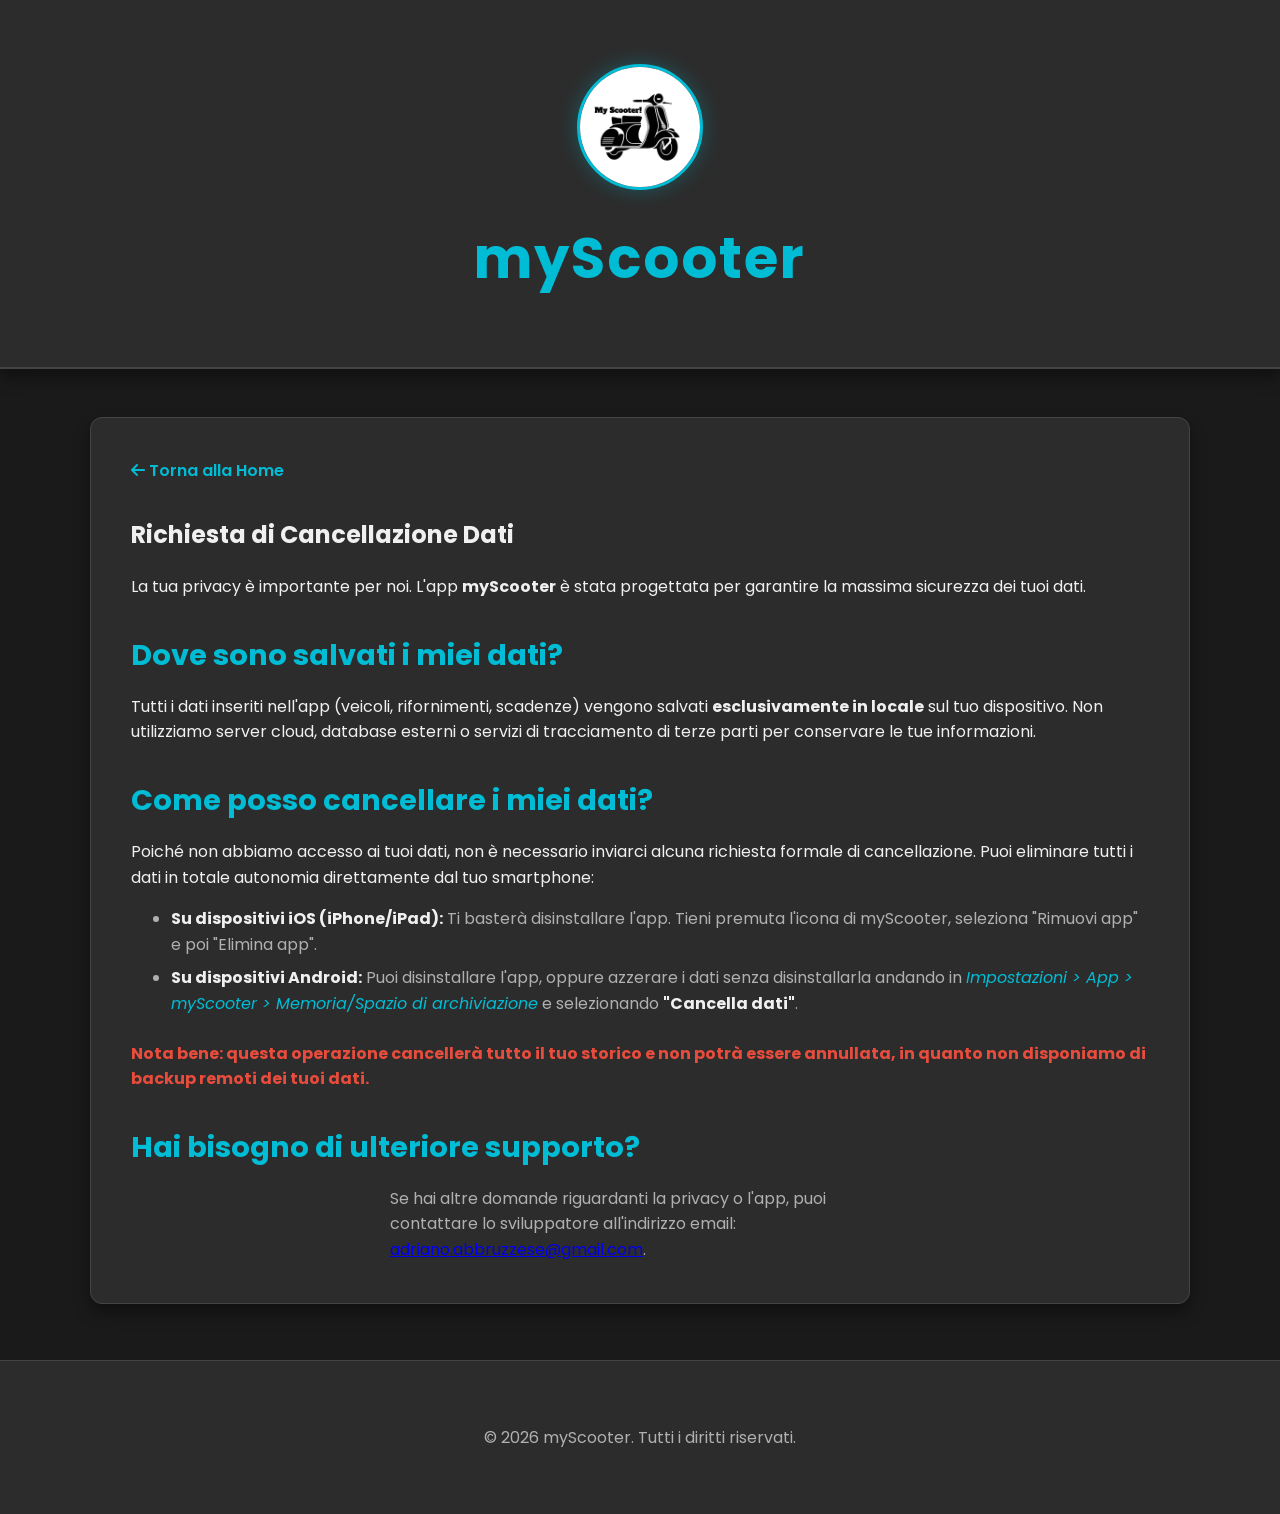
<file: cancellazione-dati.html>
<!DOCTYPE html>
<html lang="it">
<head>
    <meta charset="UTF-8">
    <meta name="viewport" content="width=device-width, initial-scale=1.0">
    <title>Cancellazione Dati - myScooter</title>
    <link href="https://fonts.googleapis.com/css2?family=Poppins:wght@400;600;700&display=swap" rel="stylesheet">
    <link rel="stylesheet" href="https://cdnjs.cloudflare.com/ajax/libs/font-awesome/6.5.2/css/all.min.css">
    <link rel="stylesheet" href="style.css">
</head>
<body>

    <header>
        <img src="images/loghetto1.jpg" alt="Logo myScooter" class="header-logo">
        <h1>myScooter</h1>
    </header>

    <div class="container">
        <section class="content-page-section">
            <div class="back-btn-container">
                <a href="index.html" class="back-btn"><i class="fas fa-arrow-left"></i> Torna alla Home</a>
            </div>
            
            <h1>Richiesta di Cancellazione Dati</h1>
            <p>La tua privacy è importante per noi. L'app <strong>myScooter</strong> è stata progettata per garantire la massima sicurezza dei tuoi dati.</p>
            
            <h2>Dove sono salvati i miei dati?</h2>
            <p>Tutti i dati inseriti nell'app (veicoli, rifornimenti, scadenze) vengono salvati <strong>esclusivamente in locale</strong> sul tuo dispositivo. Non utilizziamo server cloud, database esterni o servizi di tracciamento di terze parti per conservare le tue informazioni.</p>

            <h2>Come posso cancellare i miei dati?</h2>
            <p>Poiché non abbiamo accesso ai tuoi dati, non è necessario inviarci alcuna richiesta formale di cancellazione. Puoi eliminare tutti i dati in totale autonomia direttamente dal tuo smartphone:</p>
            
            <ul>
                <li><strong>Su dispositivi iOS (iPhone/iPad):</strong> Ti basterà disinstallare l'app. Tieni premuta l'icona di myScooter, seleziona "Rimuovi app" e poi "Elimina app".</li>
                <li><strong>Su dispositivi Android:</strong> Puoi disinstallare l'app, oppure azzerare i dati senza disinstallarla andando in <em>Impostazioni > App > myScooter > Memoria/Spazio di archiviazione</em> e selezionando <strong>"Cancella dati"</strong>.</li>
            </ul>

            <p class="warning-text">Nota bene: questa operazione cancellerà tutto il tuo storico e non potrà essere annullata, in quanto non disponiamo di backup remoti dei tuoi dati.</p>
            
            <h2>Hai bisogno di ulteriore supporto?</h2>
            <p class="text-muted-custom">Se hai altre domande riguardanti la privacy o l'app, puoi contattare lo sviluppatore all'indirizzo email: <a href="mailto:adriano.abbruzzese@gmail.com" class="accent-link">adriano.abbruzzese@gmail.com</a>.</p>
        </section>
    </div>

    <footer>
        <p class="text-muted-custom">&copy; 2026 myScooter. Tutti i diritti riservati.</p>
    </footer>

</body>
</html>
</file>
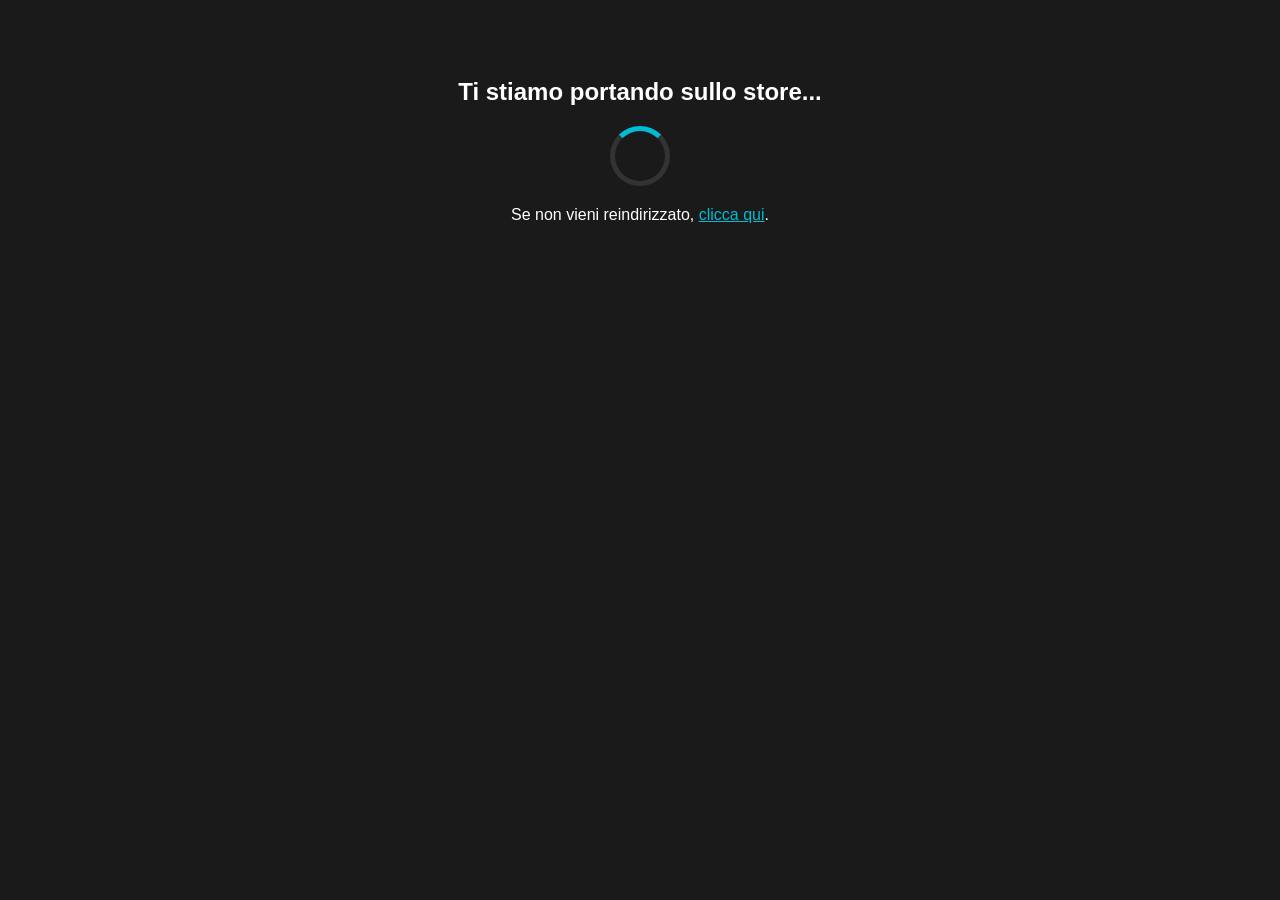
<file: download.html>
<!DOCTYPE html>
<html lang="it">
<head>
    <meta charset="UTF-8">
    <title>Reindirizzamento a myScooter...</title>
    <style>
        body { font-family: sans-serif; text-align: center; padding-top: 50px; background: #1a1a1a; color: white; }
        .loader { border: 5px solid #333; border-top: 5px solid #00bcd4; border-radius: 50%; width: 50px; height: 50px; animation: spin 1s linear infinite; margin: 20px auto; }
        @keyframes spin { 0% { transform: rotate(0deg); } 100% { transform: rotate(360deg); } }
    </style>
</head>
<body>
    <h2>Ti stiamo portando sullo store...</h2>
    <div class="loader"></div>
    <p>Se non vieni reindirizzato, <a href="https://rinino.github.io/myScooterSite/" style="color: #00bcd4;">clicca qui</a>.</p>

    <script>
        const iosLink = "https://apps.apple.com/it/app/myscooter/id6756546027";
        const androidLink = "https://play.google.com/store/apps/details?id=it.adr.myscooter";

        function redirect() {
            const userAgent = navigator.userAgent || navigator.vendor || window.opera;

            if (/iPad|iPhone|iPod/.test(userAgent) && !window.MSStream) {
                window.location.href = iosLink;
            } else if (/android/i.test(userAgent)) {
                window.location.href = androidLink;
            } else {
                // Se sono da PC, li rimando alla home del sito
                window.location.href = "https://rinino.github.io/myScooterSite/";
            }
        }

        // Esegue il redirect dopo 1 secondo di attesa (per far vedere il loader)
        setTimeout(redirect, 1000);
    </script>
</body>
</html>
</file>
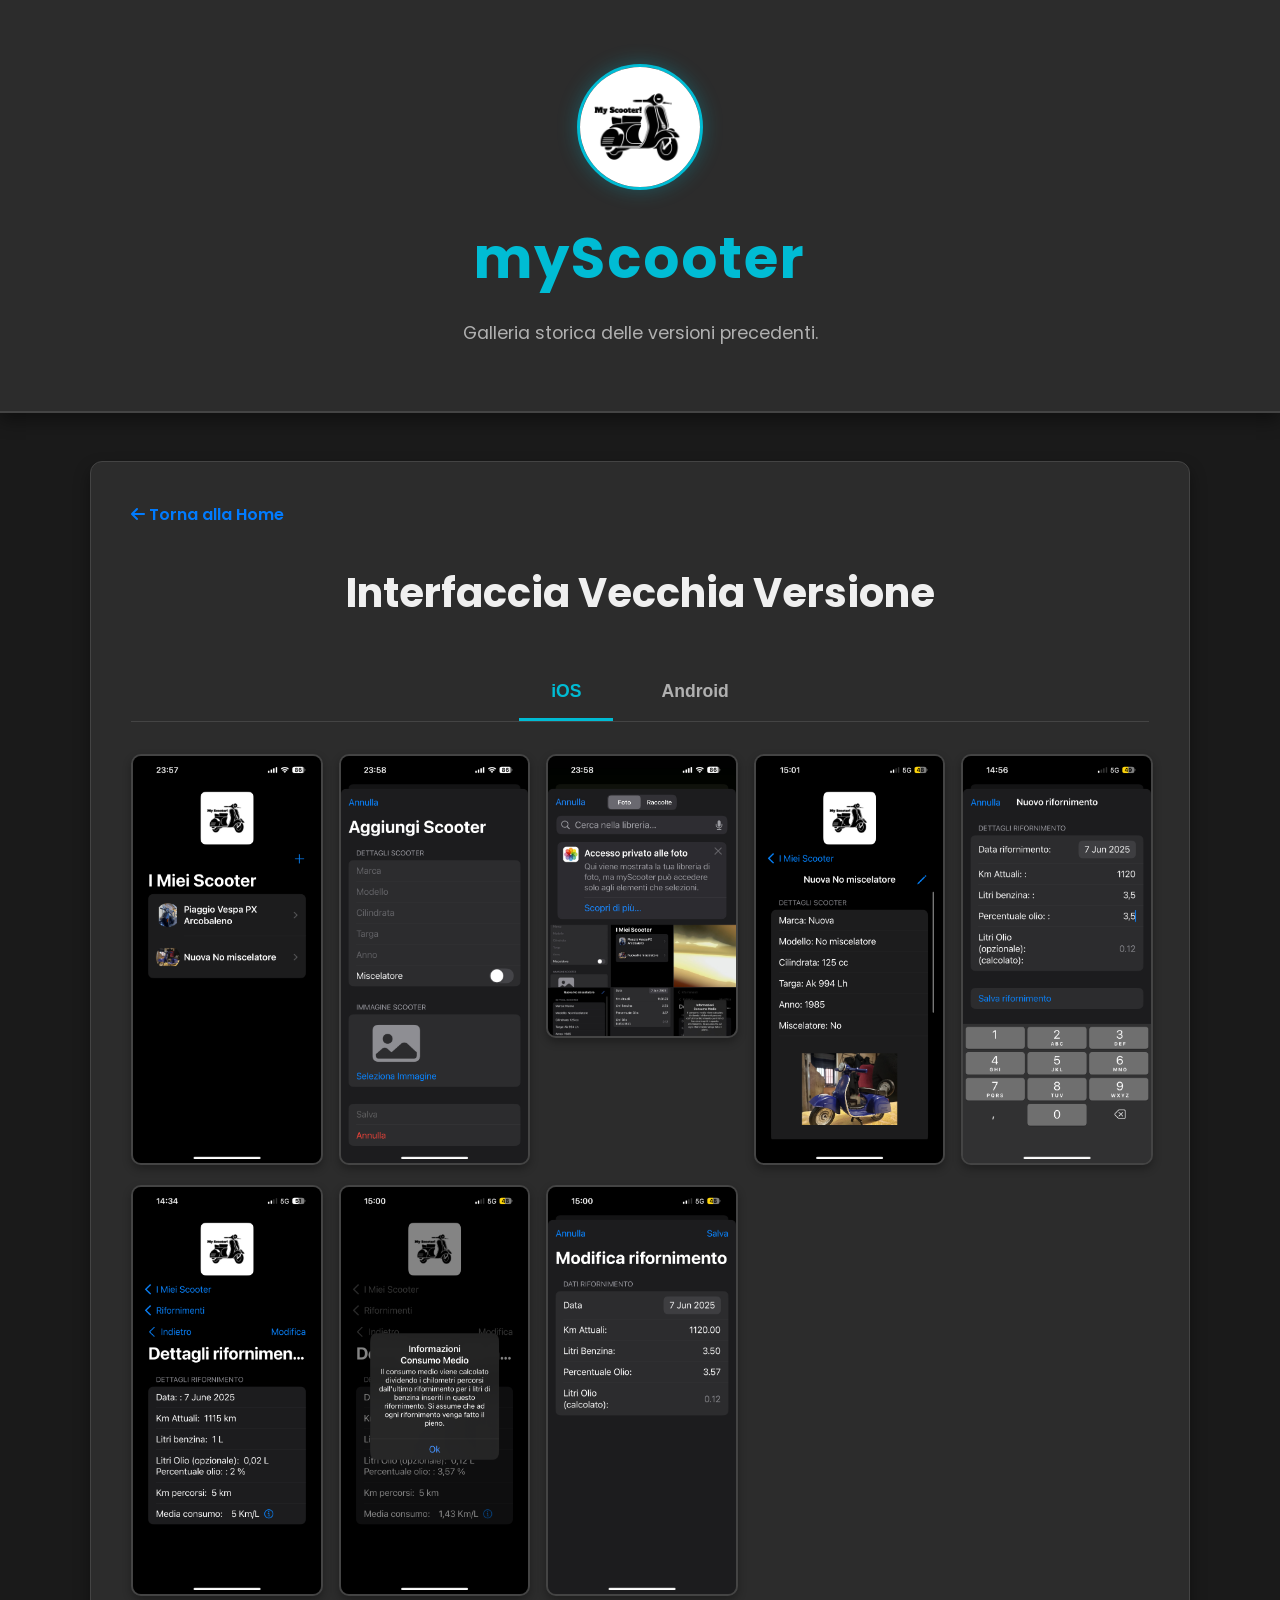
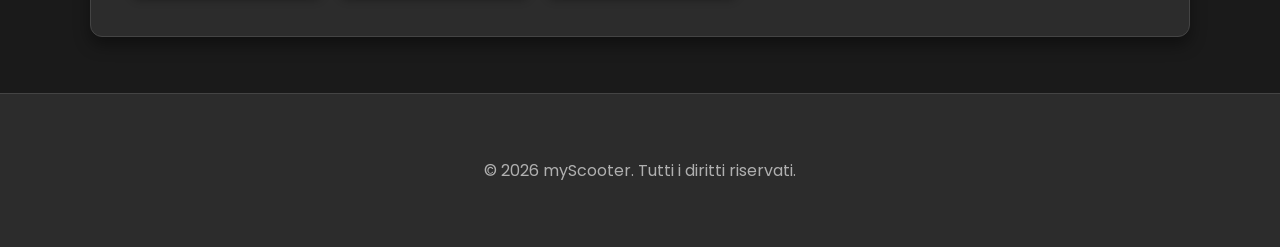
<file: vecchie-versioni.html>
<!DOCTYPE html>
<html lang="it">
<head>
    <meta charset="UTF-8">
    <meta name="viewport" content="width=device-width, initial-scale=1.0">
    <title>Versioni Precedenti - myScooter</title>
    <link href="https://fonts.googleapis.com/css2?family=Poppins:wght@400;600;700&display=swap" rel="stylesheet">
    <link rel="stylesheet" href="https://cdnjs.cloudflare.com/ajax/libs/font-awesome/6.5.2/css/all.min.css">
    <link rel="stylesheet" href="style.css">
</head>
<body>

    <header>
        <img src="images/loghetto1.jpg" alt="Logo myScooter" class="header-logo">
        <h1>myScooter</h1>
        <p>Galleria storica delle versioni precedenti.</p>
    </header>

    <div class="container">
        <section id="app">
            <div style="margin-bottom: 20px; text-align: left;">
                <a href="index.html" style="color: #007bff; text-decoration: none; font-weight: 600;"><i class="fas fa-arrow-left"></i> Torna alla Home</a>
            </div>

            <h2>Interfaccia Vecchia Versione</h2>
            <div class="tabs">
                <button class="tab-btn active" onclick="showTab('ios')">iOS</button>
                <button class="tab-btn" onclick="showTab('android')">Android</button>
            </div>

            <div id="ios-tab">
                <div class="image-gallery">
                    <img src="ios-images/1.PNG" alt="iOS Old Screen 1">
                    <img src="ios-images/2.PNG" alt="iOS Old Screen 2">
                    <img src="ios-images/3.PNG" alt="iOS Old Screen 3">
                    <img src="ios-images/4.PNG" alt="iOS Old Screen 4">
                    <img src="ios-images/5.PNG" alt="iOS Old Screen 5">
                    <img src="ios-images/6.PNG" alt="iOS Old Screen 6">
                    <img src="ios-images/7.PNG" alt="iOS Old Screen 7">
                    <img src="ios-images/8.PNG" alt="iOS Old Screen 8">
                </div>
            </div>

            <div id="android-tab" hidden>
                <div class="image-gallery">
                    <img src="and-images/1.jpg" alt="Android Old Screen 1">
                    <img src="and-images/2.jpg" alt="Android Old Screen 2">
                    <img src="and-images/3.jpg" alt="Android Old Screen 3">
                    <img src="and-images/4.jpg" alt="Android Old Screen 4">
                    <img src="and-images/5.jpg" alt="Android Old Screen 5">
                </div>
            </div>
        </section>
    </div>

    <footer>
        <p class="text-muted-custom">&copy; 2026 myScooter. Tutti i diritti riservati.</p>
    </footer>

    <script>
        function showTab(type) {
            const ios = document.getElementById('ios-tab');
            const and = document.getElementById('android-tab');
            const btns = document.querySelectorAll('.tab-btn');
            
            ios.hidden = (type !== 'ios');
            and.hidden = (type !== 'android');
            
            btns[0].classList.toggle('active', type === 'ios');
            btns[1].classList.toggle('active', type === 'android');
        }
    </script>
</body>
</html>
</file>
<file: style.css>
:root {
    --primary-dark: #1a1a1a;
    --secondary-dark: #2c2c2c;
    --accent-color: #00bcd4;
    --accent-hover: #00e5ff;
    --text-light: #f0f0f0;
    --text-muted: #b0b0b0;
    --border-color: #444444;
    --shadow-dark: 0 8px 16px rgba(0, 0, 0, 0.4);
    --border-radius: 12px;
}

body {
    font-family: 'Poppins', sans-serif;
    line-height: 1.6;
    margin: 0;
    padding: 0;
    background-color: var(--primary-dark);
    color: var(--text-light);
}

/* Header */
header {
    background-color: var(--secondary-dark);
    padding: 4rem 1rem;
    text-align: center;
    border-bottom: 2px solid var(--border-color);
    box-shadow: var(--shadow-dark);
}

.header-logo {
    max-width: 120px;
    border-radius: 50%;
    border: 3px solid var(--accent-color);
    box-shadow: 0 0 20px rgba(0, 188, 212, 0.3);
    margin-bottom: 1rem;
}

header h1 { font-size: 3.5rem; margin: 0; color: var(--accent-color); letter-spacing: 2px; }
header p { color: var(--text-muted); max-width: 700px; margin: 1rem auto 0; font-size: 1.1rem; }

/* Layout */
.container { max-width: 1100px; margin: 3rem auto; padding: 0 1.5rem; }

section {
    background-color: var(--secondary-dark);
    padding: 2.5rem;
    margin-bottom: 3.5rem;
    border-radius: var(--border-radius);
    border: 1px solid var(--border-color);
    box-shadow: var(--shadow-dark);
}

h2 { font-size: 2.5rem; text-align: center; margin-bottom: 2.5rem; color: var(--text-light); }

/* Griglie */
.features-grid, .support-grid {
    display: grid;
    gap: 20px;
    grid-template-columns: repeat(auto-fit, minmax(280px, 1fr));
}

.card {
    background-color: var(--primary-dark);
    padding: 2.5rem;
    border-radius: var(--border-radius);
    border: 1px solid var(--border-color);
    text-align: center;
    transition: transform 0.3s ease, border-color 0.3s ease;
}

.card:hover { transform: translateY(-8px); border-color: var(--accent-color); }
.card i { font-size: 3rem; color: var(--accent-color); margin-bottom: 1.5rem; }
.card h3 { color: var(--accent-color); margin-bottom: 1rem; }

/* Tabs & Gallery */
.tabs { display: flex; justify-content: center; gap: 1rem; margin-bottom: 2rem; border-bottom: 1px solid var(--border-color); }
.tab-btn {
    background: none; border: none; padding: 1rem 2rem; color: var(--text-muted);
    cursor: pointer; font-weight: 600; font-size: 1.1rem; transition: 0.3s;
    border-bottom: 3px solid transparent;
}
.tab-btn.active { color: var(--accent-color); border-bottom-color: var(--accent-color); }

.image-gallery {
    display: grid;
    grid-template-columns: repeat(auto-fit, minmax(180px, 1fr));
    gap: 20px;
    margin-top: 1.5rem;
}

.image-gallery img {
    width: 100%;
    border-radius: 10px;
    border: 2px solid var(--border-color);
    transition: 0.3s;
    box-shadow: 0 4px 8px rgba(0,0,0,0.3);
}

.image-gallery img:hover { border-color: var(--accent-color); transform: scale(1.05); }

/* Form Supporto */
.form-container {
    max-width: 600px;
    margin: 2rem auto 0;
    padding: 2rem;
    background: var(--primary-dark);
    border-radius: var(--border-radius);
    border: 1px solid var(--border-color);
}

.form-group { margin-bottom: 1.2rem; text-align: left; }
.form-group label { display: block; margin-bottom: 0.5rem; color: var(--accent-color); font-weight: 600; }
.form-group input, .form-group textarea {
    width: 100%; padding: 0.8rem; border-radius: 6px; border: 1px solid var(--border-color);
    background: var(--secondary-dark); color: white; font-family: inherit; box-sizing: border-box;
}

.btn-submit {
    width: 100%; background: var(--accent-color); color: var(--primary-dark);
    padding: 1rem; border: none; border-radius: 50px; font-weight: 700;
    cursor: pointer; transition: 0.3s; font-size: 1rem;
}
.btn-submit:hover { background: var(--accent-hover); transform: translateY(-2px); }

/* Footer */
footer {
    background-color: var(--secondary-dark); padding: 4rem 1rem; text-align: center;
    border-top: 1px solid var(--border-color);
}
.footer-flex { display: flex; flex-direction: column; align-items: center; gap: 2rem; }
.social-links a { color: var(--accent-color); margin: 0 1rem; transition: 0.3s; }
.donate-btn {
    background: #0070ba; color: white; padding: 0.8rem 1.5rem;
    border-radius: 50px; text-decoration: none; font-weight: 600;
}

#backToTop {
    display: none; position: fixed; bottom: 2rem; right: 2rem;
    background: var(--accent-color); color: var(--primary-dark);
    width: 50px; height: 50px; border-radius: 50%; border: none; cursor: pointer;
    z-index: 1000;
}

@media (min-width: 768px) { .footer-flex { flex-direction: row; justify-content: center; gap: 6rem; } }

/* --- Stili specifici per Download Page --- */
.status-container {
    text-align: center;
    min-height: 300px;
    display: flex;
    flex-direction: column;
    justify-content: center;
    align-items: center;
}

.loader {
    border: 6px solid var(--primary-dark);
    border-top: 6px solid var(--accent-color);
    border-radius: 50%;
    width: 60px;
    height: 60px;
    animation: spin 1s linear infinite;
    margin-bottom: 2rem;
    box-shadow: 0 0 15px rgba(0, 188, 212, 0.1);
}

@keyframes spin {
    0% { transform: rotate(0deg); }
    100% { transform: rotate(360deg); }
}

.text-muted-custom {
    color: var(--text-muted);
    max-width: 500px;
    margin: 0 auto;
}

.status-container {
    text-align: center;
    padding: 2rem 0;
}

/* QR Code rimpicciolito */
.qr-small {
    max-width: 120px; /* Più piccolo rispetto alla home */
    margin: 1.5rem auto;
    border: 5px solid white;
    border-radius: 10px;
    display: block;
}

/* Contenitore badge piccoli */
.mini-badge-container {
    display: flex;
    justify-content: center;
    gap: 15px;
    margin-top: 2rem;
}

.mini-badge {
    height: 40px; /* Badge rimpiccioliti */
    transition: transform 0.2s;
}

.mini-badge:hover {
    transform: scale(1.05);
}

/* --- NUOVI STILI SPOSTATI DALLE PAGINE HTML --- */

/* 1. Stili per l'etichetta della versione v2.0 nelle card principali */
.version-label {
    text-align: center;
    font-size: 0.85em;
    color: var(--text-muted);
    margin: -5px 0 10px 0;
}

/* 2. Stili per la card combinata e rimpicciolita del supporto */
.card-support-combined {
    text-align: center;
    max-width: 500px;
    margin: 0 auto 30px auto;
    display: flex;
    justify-content: center;
    align-items: center;
    gap: 20px;
    padding: 20px;
    /* Eredita stili base da .card ma sovrascrive layout */
    background-color: var(--primary-dark);
    border: 1px solid var(--border-color);
    border-radius: var(--border-radius);
}

.card-support-combined .support-item {
    display: flex;
    flex-direction: column;
    align-items: center;
    gap: 5px;
    text-align: center;
}

/* Icone più piccole nella card combinata */
.card-support-combined i {
    font-size: 2.2em;
    margin-bottom: 5px;
    color: var(--accent-color);
}

/* Testo dei link più piccolo nella card combinata */
.card-support-combined a {
    font-size: 0.9em;
    font-weight: 400;
    color: var(--text-light);
    text-decoration: none;
    transition: 0.3s;
}
.card-support-combined a:hover {
    color: var(--accent-hover);
}

/* Linea di separazione verticale */
.card-support-combined .support-divider {
    height: 60px;
    width: 2px;
    background-color: var(--border-color);
    display: block;
}

/* 3. Stili per il form ingrandito del supporto */
.form-larger {
    padding: 50px;
    margin-bottom: 50px;
}

.form-larger h3 {
    font-size: 1.8em;
    margin-bottom: 30px;
}

.form-larger .form-group label {
    font-size: 1.1em;
    margin-bottom: 10px;
}

.form-larger .form-group input,
.form-larger .form-group textarea {
    padding: 18px;
    font-size: 1em;
}

.form-larger textarea {
    resize: vertical;
}

/* --- Adattamenti per pagina Cancellazione Dati scura --- */
/* Stili specifici per mantenere coerenza con il layout 'section' scuro */
.content-page-section {
    text-align: left;
}

.content-page-section h2 {
    text-align: left;
    font-size: 1.8rem;
    color: var(--accent-color);
    margin-top: 2rem;
    margin-bottom: 1rem;
}

.content-page-section ul {
    color: var(--text-muted);
    margin-bottom: 1.5rem;
}

.content-page-section li {
    margin-bottom: 0.5rem;
}

.content-page-section strong {
    color: var(--text-light);
}

.content-page-section em {
    color: var(--accent-color);
}

.content-page-section .warning-text {
    color: #e74c3c; /* Manteniamo il rosso per l'avviso, adattato per scuro */
    font-weight: bold;
}

.back-btn-container {
    margin-bottom: 2rem;
}

.back-btn {
    display: inline-block;
    color: var(--accent-color);
    text-decoration: none;
    font-weight: 600;
    transition: 0.3s;
}

.back-btn:hover {
    color: var(--accent-hover);
    transform: translateX(-5px);
}
</file>
